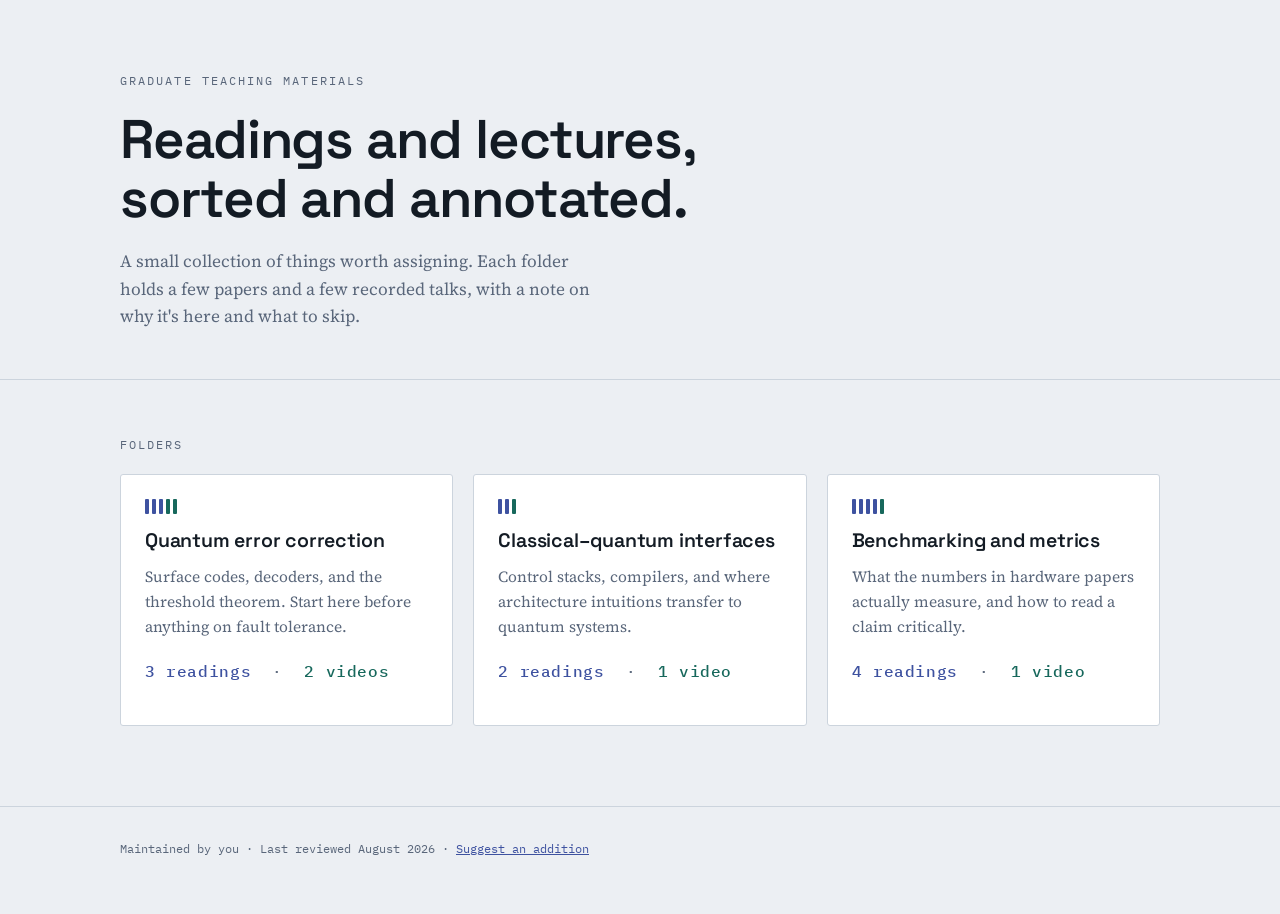
<file: index.html>
<!DOCTYPE html>
<html lang="en">
<head>
<meta charset="utf-8">
<meta name="viewport" content="width=device-width, initial-scale=1">
<title>Curated Materials</title>
<link rel="preconnect" href="https://fonts.googleapis.com">
<link rel="preconnect" href="https://fonts.gstatic.com" crossorigin>
<link href="https://fonts.googleapis.com/css2?family=IBM+Plex+Mono:wght@400;500&family=Source+Serif+4:opsz,wght@8..60,400;8..60,600&family=Space+Grotesk:wght@500;600&display=swap" rel="stylesheet">
<link rel="stylesheet" href="style.css">
</head>
<body>

<header class="masthead">
  <div class="wrap">
    <p class="eyebrow">Graduate teaching materials</p>
    <h1>Readings and lectures, sorted and annotated.</h1>
    <p>A small collection of things worth assigning. Each folder holds a few
      papers and a few recorded talks, with a note on why it's here and what
      to skip.</p>
  </div>
</header>

<main class="wrap">
  <p class="section-label">Folders</p>

  <div class="folders">

    <a class="folder" href="topics/error-correction.html">
      <div class="spine">
        <i></i><i></i><i></i><i class="v"></i><i class="v"></i>
      </div>
      <h2>Quantum error correction</h2>
      <p>Surface codes, decoders, and the threshold theorem. Start here
        before anything on fault tolerance.</p>
      <p class="counts"><b>3 readings</b> &nbsp;·&nbsp; <b class="v">2 videos</b></p>
    </a>

    <a class="folder" href="topics/architecture.html">
      <div class="spine">
        <i></i><i></i><i class="v"></i>
      </div>
      <h2>Classical–quantum interfaces</h2>
      <p>Control stacks, compilers, and where architecture intuitions
        transfer to quantum systems.</p>
      <p class="counts"><b>2 readings</b> &nbsp;·&nbsp; <b class="v">1 video</b></p>
    </a>

    <a class="folder" href="#">
      <div class="spine">
        <i></i><i></i><i></i><i></i><i class="v"></i>
      </div>
      <h2>Benchmarking and metrics</h2>
      <p>What the numbers in hardware papers actually measure, and how to
        read a claim critically.</p>
      <p class="counts"><b>4 readings</b> &nbsp;·&nbsp; <b class="v">1 video</b></p>
    </a>

  </div>
</main>

<footer>
  <div class="wrap">
    Maintained by you · Last reviewed August 2026 ·
    <a href="#">Suggest an addition</a>
  </div>
</footer>

</body>
</html>
</file>
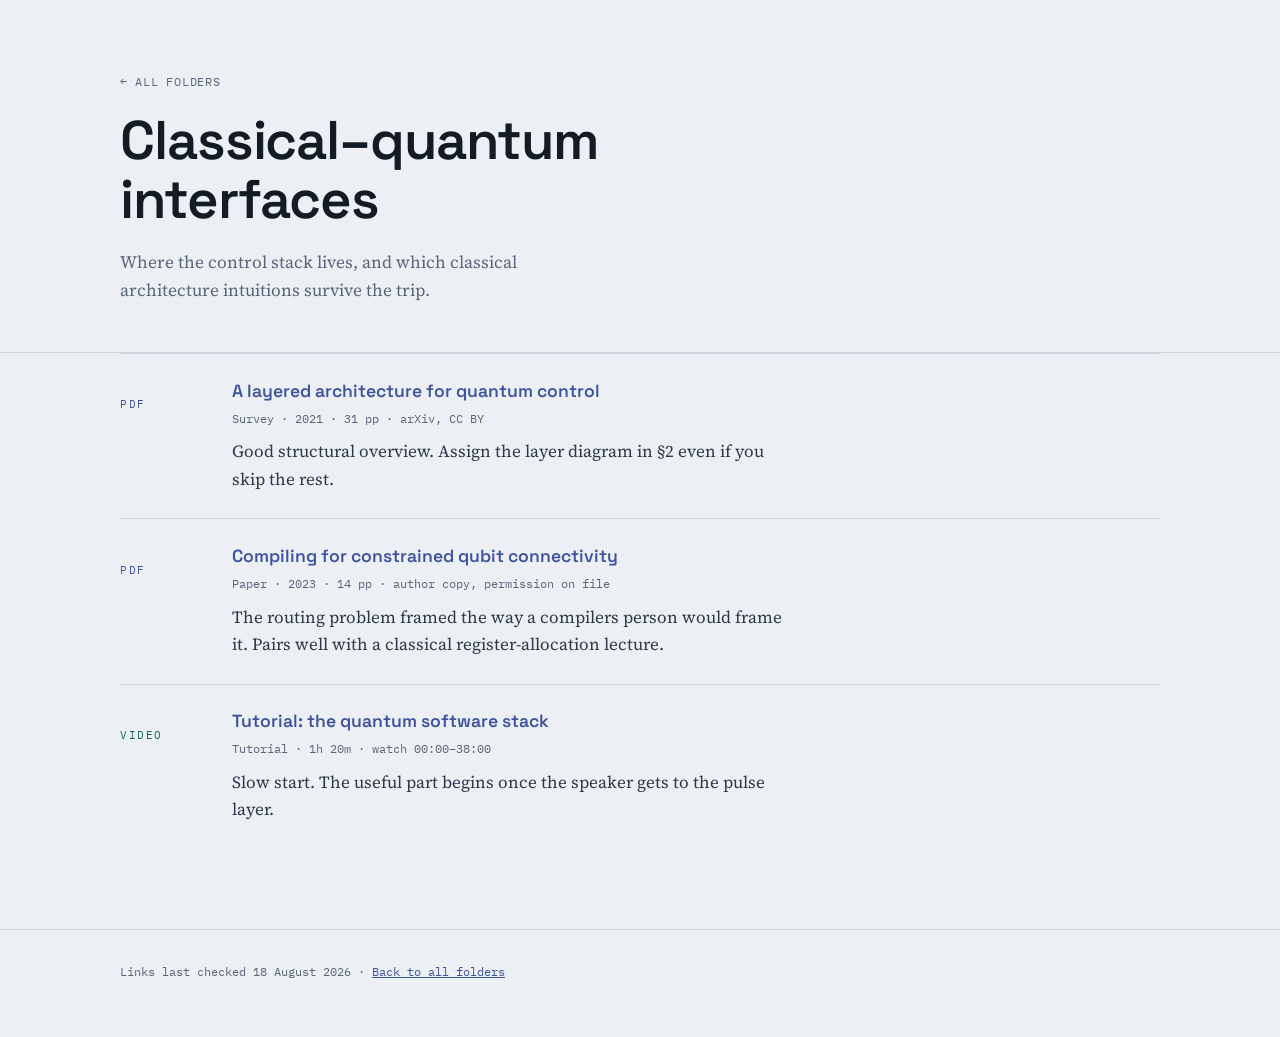
<file: architecture.html>
<!DOCTYPE html>
<html lang="en">
<head>
<meta charset="utf-8">
<meta name="viewport" content="width=device-width, initial-scale=1">
<title>Classical–quantum interfaces — Curated Materials</title>
<link rel="preconnect" href="https://fonts.googleapis.com">
<link rel="preconnect" href="https://fonts.gstatic.com" crossorigin>
<link href="https://fonts.googleapis.com/css2?family=IBM+Plex+Mono:wght@400;500&family=Source+Serif+4:opsz,wght@8..60,400;8..60,600&family=Space+Grotesk:wght@500;600&display=swap" rel="stylesheet">
<link rel="stylesheet" href="../style.css">
</head>
<body>

<header class="masthead">
  <div class="wrap">
    <p class="eyebrow"><a class="back" href="../index.html">← All folders</a></p>
    <h1>Classical–quantum interfaces</h1>
    <p>Where the control stack lives, and which classical architecture
      intuitions survive the trip.</p>
  </div>
</header>

<main class="wrap">
  <div class="items">

    <article class="item">
      <p class="kind">PDF</p>
      <div>
        <h3><a href="../pdfs/control-stack.pdf">A layered architecture for
          quantum control</a></h3>
        <p class="meta">Survey · 2021 · 31 pp · arXiv, CC BY</p>
        <p class="note">Good structural overview. Assign the layer diagram
          in §2 even if you skip the rest.</p>
      </div>
    </article>

    <article class="item">
      <p class="kind">PDF</p>
      <div>
        <h3><a href="../pdfs/compiler-passes.pdf">Compiling for constrained
          qubit connectivity</a></h3>
        <p class="meta">Paper · 2023 · 14 pp · author copy, permission on file</p>
        <p class="note">The routing problem framed the way a compilers person
          would frame it. Pairs well with a classical register-allocation
          lecture.</p>
      </div>
    </article>

    <article class="item">
      <p class="kind v">Video</p>
      <div>
        <h3><a href="https://www.youtube.com/watch?v=dQw4w9WgXcQ">Tutorial:
          the quantum software stack</a></h3>
        <p class="meta">Tutorial · 1h 20m · watch 00:00–38:00</p>
        <p class="note">Slow start. The useful part begins once the speaker
          gets to the pulse layer.</p>
      </div>
    </article>

  </div>
</main>

<footer>
  <div class="wrap">
    Links last checked 18 August 2026 ·
    <a href="../index.html">Back to all folders</a>
  </div>
</footer>

</body>
</html>
</file>
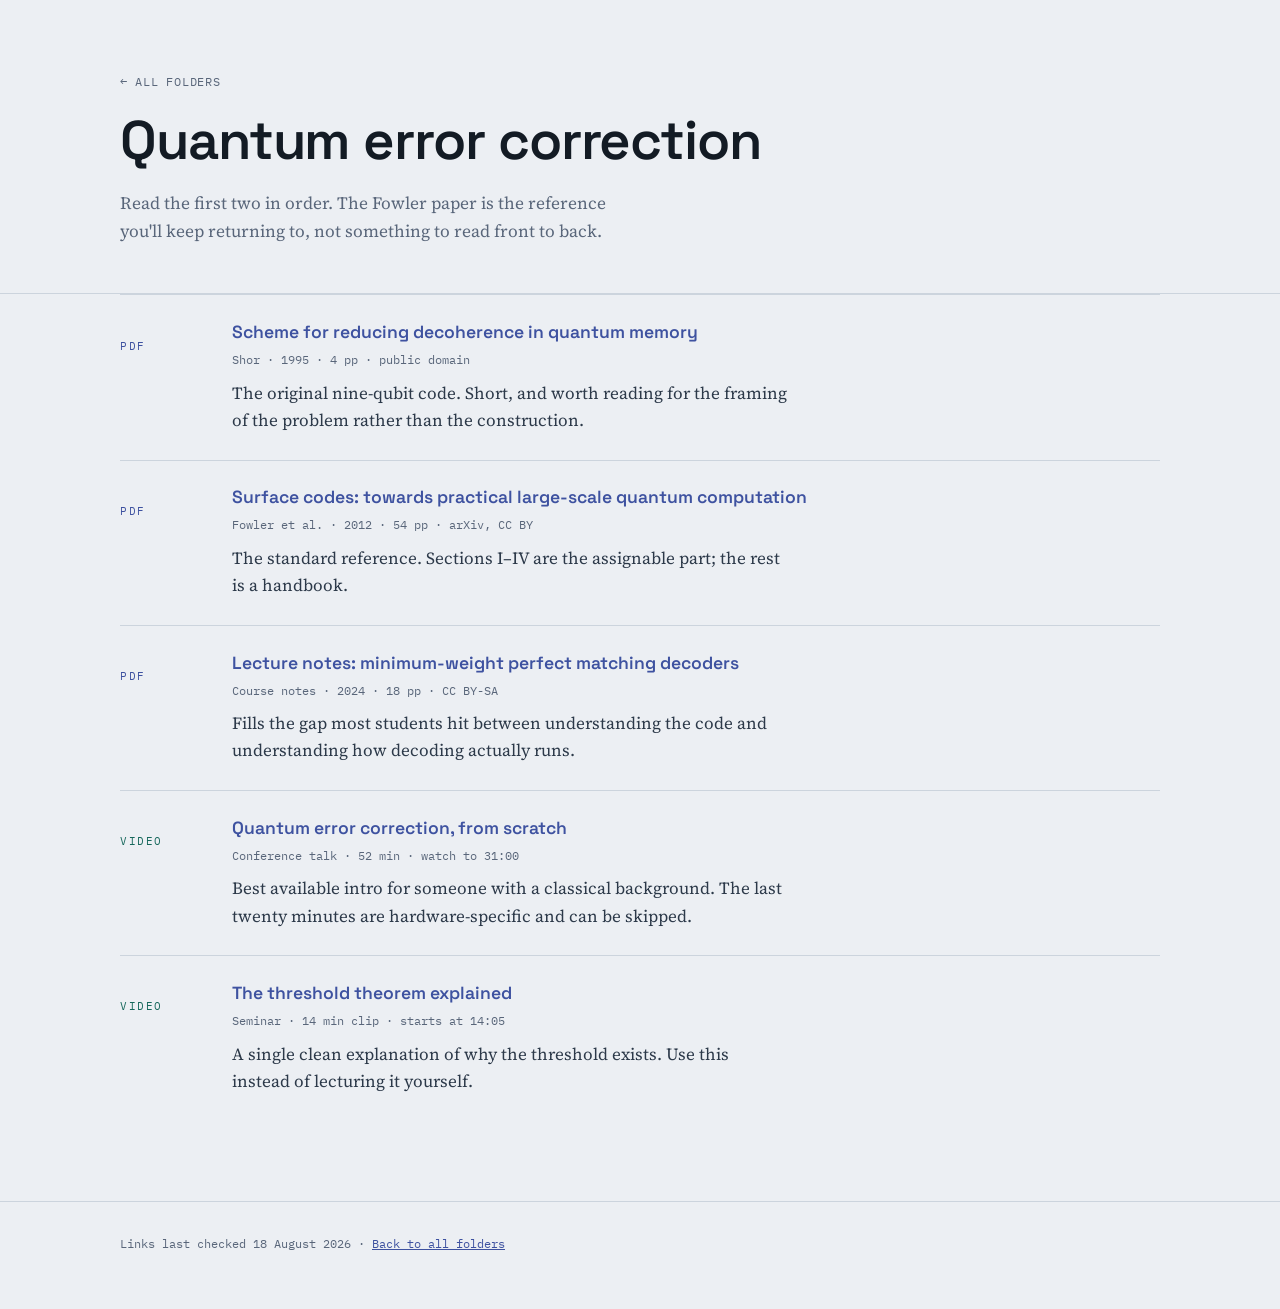
<file: error-correction.html>
<!DOCTYPE html>
<html lang="en">
<head>
<meta charset="utf-8">
<meta name="viewport" content="width=device-width, initial-scale=1">
<title>Quantum error correction — Curated Materials</title>
<link rel="preconnect" href="https://fonts.googleapis.com">
<link rel="preconnect" href="https://fonts.gstatic.com" crossorigin>
<link href="https://fonts.googleapis.com/css2?family=IBM+Plex+Mono:wght@400;500&family=Source+Serif+4:opsz,wght@8..60,400;8..60,600&family=Space+Grotesk:wght@500;600&display=swap" rel="stylesheet">
<link rel="stylesheet" href="../style.css">
</head>
<body>

<header class="masthead">
  <div class="wrap">
    <p class="eyebrow"><a class="back" href="../index.html">← All folders</a></p>
    <h1>Quantum error correction</h1>
    <p>Read the first two in order. The Fowler paper is the reference you'll
      keep returning to, not something to read front to back.</p>
  </div>
</header>

<main class="wrap">
  <div class="items">

    <article class="item">
      <p class="kind">PDF</p>
      <div>
        <h3><a href="../pdfs/shor-1995.pdf">Scheme for reducing decoherence
          in quantum memory</a></h3>
        <p class="meta">Shor · 1995 · 4 pp · public domain</p>
        <p class="note">The original nine-qubit code. Short, and worth reading
          for the framing of the problem rather than the construction.</p>
      </div>
    </article>

    <article class="item">
      <p class="kind">PDF</p>
      <div>
        <h3><a href="../pdfs/fowler-surface-codes.pdf">Surface codes: towards
          practical large-scale quantum computation</a></h3>
        <p class="meta">Fowler et al. · 2012 · 54 pp · arXiv, CC BY</p>
        <p class="note">The standard reference. Sections I–IV are the
          assignable part; the rest is a handbook.</p>
      </div>
    </article>

    <article class="item">
      <p class="kind">PDF</p>
      <div>
        <h3><a href="../pdfs/decoder-notes.pdf">Lecture notes: minimum-weight
          perfect matching decoders</a></h3>
        <p class="meta">Course notes · 2024 · 18 pp · CC BY-SA</p>
        <p class="note">Fills the gap most students hit between understanding
          the code and understanding how decoding actually runs.</p>
      </div>
    </article>

    <article class="item">
      <p class="kind v">Video</p>
      <div>
        <h3><a href="https://www.youtube.com/watch?v=dQw4w9WgXcQ">Quantum
          error correction, from scratch</a></h3>
        <p class="meta">Conference talk · 52 min · watch to 31:00</p>
        <p class="note">Best available intro for someone with a classical
          background. The last twenty minutes are hardware-specific and
          can be skipped.</p>
      </div>
    </article>

    <article class="item">
      <p class="kind v">Video</p>
      <div>
        <h3><a href="https://www.youtube.com/watch?v=dQw4w9WgXcQ&amp;t=845s">The
          threshold theorem explained</a></h3>
        <p class="meta">Seminar · 14 min clip · starts at 14:05</p>
        <p class="note">A single clean explanation of why the threshold
          exists. Use this instead of lecturing it yourself.</p>
      </div>
    </article>

  </div>
</main>

<footer>
  <div class="wrap">
    Links last checked 18 August 2026 ·
    <a href="../index.html">Back to all folders</a>
  </div>
</footer>

</body>
</html>
</file>
<file: style.css>
/* ---------------------------------------------------------------
   Curated materials site — shared styles
   One stylesheet for every page. Edit colours in :root below.
   --------------------------------------------------------------- */

:root {
  --paper:     #eceff3;
  --card:      #ffffff;
  --ink:       #131b24;
  --ink-soft:  #59667a;
  --rule:      #ccd4dd;
  --read:      #3e52a0;   /* readings  (PDF) */
  --watch:     #17685c;   /* video links      */

  --display: "Space Grotesk", system-ui, sans-serif;
  --body:    "Source Serif 4", Georgia, serif;
  --mono:    "IBM Plex Mono", ui-monospace, monospace;

  --measure: 68rem;
}

* { box-sizing: border-box; }

body {
  margin: 0;
  background: var(--paper);
  color: var(--ink);
  font-family: var(--body);
  font-size: 17px;
  line-height: 1.6;
  -webkit-font-smoothing: antialiased;
}

a { color: var(--read); }

.wrap {
  max-width: var(--measure);
  margin: 0 auto;
  padding: 0 1.5rem;
}

/* --- masthead ------------------------------------------------- */

.masthead {
  border-bottom: 1px solid var(--rule);
  padding: 4.5rem 0 3rem;
}

.masthead .eyebrow {
  font-family: var(--mono);
  font-size: 0.72rem;
  letter-spacing: 0.18em;
  text-transform: uppercase;
  color: var(--ink-soft);
  margin: 0 0 1.25rem;
}

.masthead h1 {
  font-family: var(--display);
  font-weight: 600;
  font-size: clamp(2.1rem, 5.5vw, 3.4rem);
  line-height: 1.08;
  letter-spacing: -0.02em;
  margin: 0 0 1.25rem;
  max-width: 20ch;
}

.masthead p {
  margin: 0;
  max-width: 54ch;
  color: var(--ink-soft);
  font-size: 1.08rem;
}

/* --- folder grid ---------------------------------------------- */

.section-label {
  font-family: var(--mono);
  font-size: 0.72rem;
  letter-spacing: 0.18em;
  text-transform: uppercase;
  color: var(--ink-soft);
  margin: 3.5rem 0 1.25rem;
}

.folders {
  display: grid;
  grid-template-columns: repeat(auto-fill, minmax(19rem, 1fr));
  gap: 1.25rem;
  padding-bottom: 5rem;
}

.folder {
  display: block;
  background: var(--card);
  border: 1px solid var(--rule);
  border-radius: 3px;
  padding: 1.5rem 1.5rem 1.35rem;
  text-decoration: none;
  color: inherit;
  transition: transform 0.14s ease, box-shadow 0.14s ease,
              border-color 0.14s ease;
}

.folder:hover,
.folder:focus-visible {
  transform: translateY(-2px);
  border-color: var(--ink);
  box-shadow: 0 6px 18px rgba(19, 27, 36, 0.09);
}

.folder h2 {
  font-family: var(--display);
  font-weight: 600;
  font-size: 1.22rem;
  letter-spacing: -0.01em;
  margin: 0 0 0.55rem;
}

.folder p {
  margin: 0 0 1.2rem;
  font-size: 0.97rem;
  color: var(--ink-soft);
}

/* the spine: one tick per item, coloured by kind */
.spine {
  display: flex;
  gap: 3px;
  margin-bottom: 0.7rem;
}

.spine i {
  height: 15px;
  width: 4px;
  border-radius: 1px;
  background: var(--read);
}

.spine i.v { background: var(--watch); }

.counts {
  font-family: var(--mono);
  font-size: 0.74rem;
  letter-spacing: 0.04em;
  color: var(--ink-soft);
}

.counts b { font-weight: 500; color: var(--read); }
.counts b.v { color: var(--watch); }

/* --- topic page ----------------------------------------------- */

.back {
  font-family: var(--mono);
  font-size: 0.76rem;
  letter-spacing: 0.06em;
  text-decoration: none;
  color: var(--ink-soft);
}

.back:hover { color: var(--ink); }

.items { padding-bottom: 5rem; }

.item {
  border-top: 1px solid var(--rule);
  padding: 1.6rem 0;
  display: grid;
  grid-template-columns: 5.5rem 1fr;
  gap: 1.5rem;
}

.kind {
  font-family: var(--mono);
  font-size: 0.68rem;
  letter-spacing: 0.14em;
  text-transform: uppercase;
  padding-top: 0.35rem;
  color: var(--read);
}

.kind.v { color: var(--watch); }

.item h3 {
  font-family: var(--display);
  font-weight: 600;
  font-size: 1.1rem;
  margin: 0 0 0.4rem;
  line-height: 1.35;
}

.item h3 a { text-decoration: none; }
.item h3 a:hover { text-decoration: underline; }

.item .meta {
  font-family: var(--mono);
  font-size: 0.74rem;
  color: var(--ink-soft);
  margin: 0 0 0.6rem;
}

.item .note {
  margin: 0;
  max-width: 62ch;
  color: #2c3949;
}

footer {
  border-top: 1px solid var(--rule);
  padding: 2rem 0 3.5rem;
  font-family: var(--mono);
  font-size: 0.76rem;
  color: var(--ink-soft);
}

/* --- small screens -------------------------------------------- */

@media (max-width: 34rem) {
  .item { grid-template-columns: 1fr; gap: 0.5rem; }
  .kind { padding-top: 0; }
  .masthead { padding: 3rem 0 2rem; }
}

@media (prefers-reduced-motion: reduce) {
  .folder { transition: none; }
  .folder:hover { transform: none; }
}
</file>
